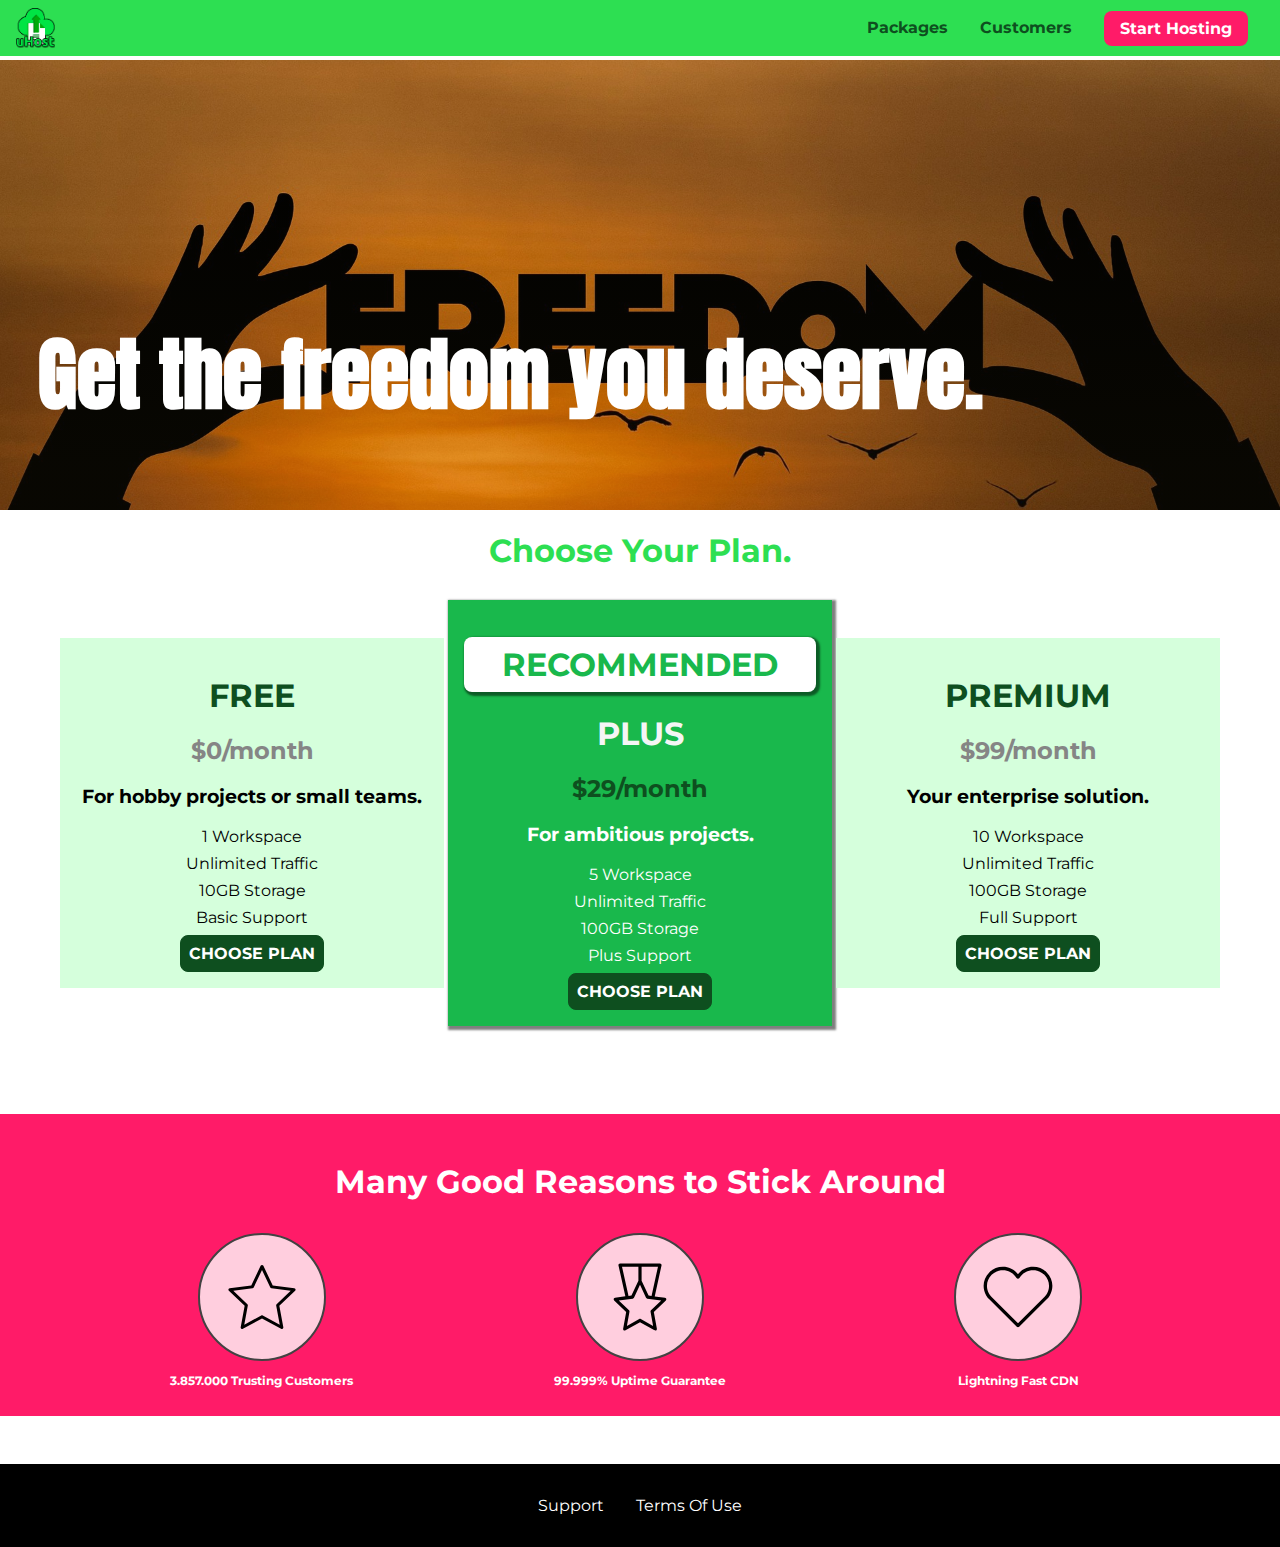
<file: index.html>
<html lang="en">

<head>
    <meta charest="UTF-8">
    <meta http-equiv="X-UA-Compatible" content="ie=edge">
    <meta name="viewport" content="width=device-width, initial-scale=1.0">
    <title>uHost</title>
    <link rel="shortcut icon" href="images/favicon.png">
    <link rel="stylesheet" href="shared.css">
    <link rel="stylesheet" href="main.css">
</head>

<body>
    <div class="backdrop"></div>
    <div class="modal">
        <h1 class="modal__title">Do you want to continue?</h1>
        <div class="modal__actions">
            <a href="start-hosting/index.html" class="modal_action">Yes!</a>
            <button class="modal__action modal__action--negative" type="button">No!</button>
        </div>
    </div>
    <header class="main-header">
        <div>
            <button class="toggle-button">
                <span class="toggle-button__bar"></span>
                <span class="toggle-button__bar"></span>
                <span class="toggle-button__bar"></span>
            </button>
            <a href="index.html" class="main-header__brand">
                <img src="images/uhost-icon.png" alt="uHost - Your favorite hosting company">
            </a>
        </div>
        <nav class="main-nav">
            <ul class="main-nav_items">
                <li class="main-nav_item">
                    <a href="packages/index.html">Packages</a>
                </li>
                <li class="main-nav_item">
                    <a href="customers/index.html">Customers</a>

                </li>
                <li class="main-nav_item main-nav_item--cta">
                    <a href="start-hosting/index.html">Start Hosting</a>
                </li>
            </ul>
        </nav>
    </header>
    <nav class="mobile-nav">
        <ul class="mobile-nav__items">
            <li class="mobile-nav__item">
                <a href="packages/index.html">Packages</a>
            </li>
            <li class="mobile-nav__item">
                <a href="customers/index.html">Customers</a>

            </li>
            <li class="mobile-nav__item mobile-nav__item--cta">
                <a href="start-hosting/index.html">Start Hosting</a>
            </li>
        </ul>
    </nav>
    <main>
        <section id="product-overview">
            <h1 class="first-section-title">Get the freedom you deserve.</h1>
        </section>
        <section id="plans">
            <h1 class="section-title">Choose Your Plan.</h1>
            <div class="plan_list">
                <article class="plan">
                    <h1 class="plan__title">FREE</h1>
                    <h2 class="plan__price">$0/month</h2>
                    <h3>For hobby projects or small teams.</h3>
                    <ul class="plan__features">
                        <li class="plan__feature">1 Workspace</li>
                        <li class="plan__feature">Unlimited Traffic</li>
                        <li class="plan__feature">10GB Storage</li>
                        <li class="plan__feature">Basic Support</li>
                    </ul>
                    <div>
                        <button class="button">CHOOSE PLAN</button>
                    </div>
                </article>
                <article class="plan plan--highlighted">
                    <h1 class="plan__annotation">RECOMMENDED</h1>
                    <h1 class="plan__title">PLUS</h1>
                    <h2 class="plan__price">$29/month</h2>
                    <h3>For ambitious projects.</h3>
                    <ul class="plan__features">
                        <li class="plan__feature">5 Workspace</li>
                        <li class="plan__feature">Unlimited Traffic</li>
                        <li class="plan__feature">100GB Storage</li>
                        <li class="plan__feature">Plus Support</li>
                    </ul>
                    <div>
                        <button class="button">CHOOSE PLAN</button>
                    </div>
                </article>
                <article class="plan">
                    <h1 class="plan__title">PREMIUM</h1>
                    <h2 class="plan__price">$99/month</h2>
                    <h3>Your enterprise solution.</h3>
                    <ul class="plan__features">
                        <li class="plan__feature">10 Workspace</li>
                        <li class="plan__feature">Unlimited Traffic</li>
                        <li class="plan__feature">100GB Storage</li>
                        <li class="plan__feature">Full Support</li>
                    </ul>
                    <div>
                        <button class="button">CHOOSE PLAN</button>
                    </div>
                </article>
            </div>
        </section>
        <section id="key-features">
            <h1 class="section-title">Many Good Reasons to Stick Around</h1>
            <ul class="key-feature__list">
                <li class="key-feature">
                    <div class="key-feature__image">
                        <svg class="svg-icon" viewBox="0 0 20 20">
                            <path
                                d="M17.684,7.925l-5.131-0.67L10.329,2.57c-0.131-0.275-0.527-0.275-0.658,0L7.447,7.255l-5.131,0.67C2.014,7.964,1.892,8.333,2.113,8.54l3.76,3.568L4.924,17.21c-0.056,0.297,0.261,0.525,0.533,0.379L10,15.109l4.543,2.479c0.273,0.153,0.587-0.089,0.533-0.379l-0.949-5.103l3.76-3.568C18.108,8.333,17.986,7.964,17.684,7.925 M13.481,11.723c-0.089,0.083-0.129,0.205-0.105,0.324l0.848,4.547l-4.047-2.208c-0.055-0.03-0.116-0.045-0.176-0.045s-0.122,0.015-0.176,0.045l-4.047,2.208l0.847-4.547c0.023-0.119-0.016-0.241-0.105-0.324L3.162,8.54L7.74,7.941c0.124-0.016,0.229-0.093,0.282-0.203L10,3.568l1.978,4.17c0.053,0.11,0.158,0.187,0.282,0.203l4.578,0.598L13.481,11.723z">
                            </path>
                        </svg>
                    </div>
                    <p class="key-feature__description">3.857.000 Trusting Customers</p>
                </li>
                <li class="key-feature">
                    <div class="key-feature__image">
                        <svg class="svg-icon" viewBox="0 0 20 20">
                            <path
                                d="M15.94,10.179l-2.437-0.325l1.62-7.379c0.047-0.235-0.132-0.458-0.372-0.458H5.25c-0.241,0-0.42,0.223-0.373,0.458l1.634,7.376L4.06,10.179c-0.312,0.041-0.446,0.425-0.214,0.649l2.864,2.759l-0.724,3.947c-0.058,0.315,0.277,0.554,0.559,0.401l3.457-1.916l3.456,1.916c-0.419-0.238,0.56,0.439,0.56-0.401l-0.725-3.947l2.863-2.759C16.388,10.604,16.254,10.22,15.94,10.179M10.381,2.778h3.902l-1.536,6.977L12.036,9.66l-1.655-3.546V2.778z M5.717,2.778h3.903v3.335L7.965,9.66L7.268,9.753L5.717,2.778zM12.618,13.182c-0.092,0.088-0.134,0.217-0.11,0.343l0.615,3.356l-2.938-1.629c-0.057-0.03-0.122-0.048-0.184-0.048c-0.063,0-0.128,0.018-0.185,0.048l-2.938,1.629l0.616-3.356c0.022-0.126-0.019-0.255-0.11-0.343l-2.441-2.354l3.329-0.441c0.128-0.017,0.24-0.099,0.295-0.215l1.435-3.073l1.435,3.073c0.055,0.116,0.167,0.198,0.294,0.215l3.329,0.441L12.618,13.182z">
                            </path>
                        </svg>
                    </div>
                    <p class="key-feature__description">99.999% Uptime Guarantee</p>
                </li>
                <li class="key-feature">
                    <div class="key-feature__image">
                        <svg class="svg-icon" viewBox="0 0 20 20">
                            <path
                                d="M9.719,17.073l-6.562-6.51c-0.27-0.268-0.504-0.567-0.696-0.888C1.385,7.89,1.67,5.613,3.155,4.14c0.864-0.856,2.012-1.329,3.233-1.329c1.924,0,3.115,1.12,3.612,1.752c0.499-0.634,1.689-1.752,3.612-1.752c1.221,0,2.369,0.472,3.233,1.329c1.484,1.473,1.771,3.75,0.693,5.537c-0.19,0.32-0.425,0.618-0.695,0.887l-6.562,6.51C10.125,17.229,9.875,17.229,9.719,17.073 M6.388,3.61C5.379,3.61,4.431,4,3.717,4.707C2.495,5.92,2.259,7.794,3.145,9.265c0.158,0.265,0.351,0.51,0.574,0.731L10,16.228l6.281-6.232c0.224-0.221,0.416-0.466,0.573-0.729c0.887-1.472,0.651-3.346-0.571-4.56C15.57,4,14.621,3.61,13.612,3.61c-1.43,0-2.639,0.786-3.268,1.863c-0.154,0.264-0.536,0.264-0.69,0C9.029,4.397,7.82,3.61,6.388,3.61">
                            </path>
                        </svg>
                    </div>
                    <p class="key-feature__description">Lightning Fast CDN</p>
                </li>
            </ul>
        </section>
    </main>
    <footer class="main-footer">
        <nav>
            <ul class="main-footer__links">
                <li class="main-footer__link">
                    <a href="#">Support</a>
                </li>
                <li class="main-footer__link">
                    <a href="#">Terms Of Use</a>
                </li>
            </ul>
        </nav>
    </footer>
    <script src="shared.js"></script>
</body>

</html>
</file>
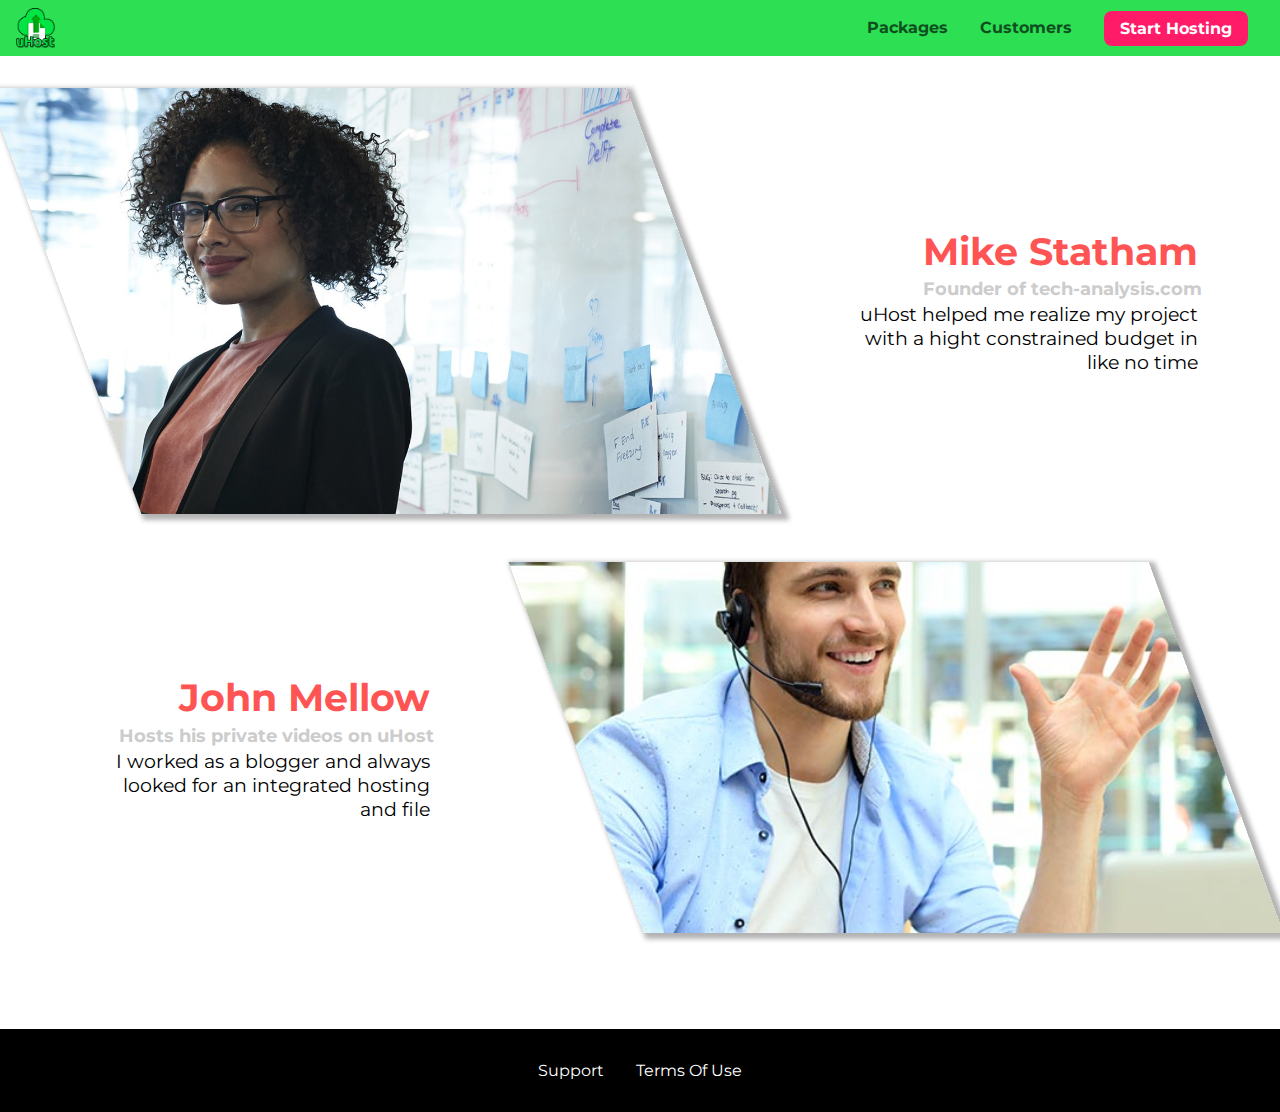
<file: customers/index.html>
<html lang="en">

<head>
    <meta charest="UTF-8">
    <meta http-equiv="X-UA-Compatible" content="ie=edge">
    <title>uHost - Customers</title>
    <link rel="shortcut icon" href="../images/favicon.png">
    <link rel="stylesheet" href="../shared.css">
    <link rel="stylesheet" href="customers.css">
</head>

<body>
    <div class="backdrop"></div>
    <header class="main-header">
        <div>
            <button class="toggle-button">
                <span class="toggle-button__bar"></span>
                <span class="toggle-button__bar"></span>
                <span class="toggle-button__bar"></span>
            </button>
            <a href="../index.html" class="main-header__brand">
                <img src="../images/uhost-icon.png" alt="uHost - Your favorite hosting company">
            </a>
        </div>
        <nav class="main-nav">
            <ul class="main-nav_items">
                <li class="main-nav_item">
                    <a href="../packages/index.html">Packages</a>
                </li>
                <li class="main-nav_item">
                    <a href="index.html">Customers</a>

                </li>
                <li class="main-nav_item main-nav_item--cta">
                    <a href="../start-hosting/index.html">Start Hosting</a>
                </li>
            </ul>
        </nav>
    </header>
    <nav class="mobile-nav">
        <ul class="mobile-nav__items">
            <li class="mobile-nav__item">
                <a href="../packages/index.html">Packages</a>
            </li>
            <li class="mobile-nav__item">
                <a href="../customers/index.html">Customers</a>

            </li>
            <li class="mobile-nav__item mobile-nav__item--cta">
                <a href="../start-hosting/index.html">Start Hosting</a>
            </li>
        </ul>
    </nav>
    <main>
        <div>
            <div class="testimonial" id="customer-1">
                <div class="testimonial_image-container">
                    <img src="../images/customar1.jpg" alt="Mike Stathm - Customer" class="testimonial_image">
                </div>
                <div class="testimonial_info">
                    <h1 class="testimonial_name"> Mike Statham </h1>
                    <h2 class="testimonial_subtitle">Founder of
                        <a href="tech-analysis.com">tech-analysis.com</a>
                    </h2>
                    <p class="testimonial_text">uHost helped me realize my project with a hight constrained budget in
                        like no time</p>
                </div>
            </div>
            <div class="testimonial" id="customer-2">
                <div class="testimonial_info">
                    <h1 class="testimonial_name"> John Mellow </h1>
                    <h2 class="testimonial_subtitle">Hosts his private videos on uHost
                    </h2>
                    <p class="testimonial_text">I worked as a blogger and always looked for an integrated hosting and
                        file</p>
                </div>
                <div class="testimonial_image-container">
                    <img src="../images/customar2.jpg" alt="John Mellow - Customer" class="testimonial_image">
                </div>
            </div>
        </div>
    </main>
    <footer class="main-footer">
        <nav>
            <ul class="main-footer__links">
                <li class="main-footer__link">
                    <a href="#">Support</a>
                </li>
                <li class="main-footer__link">
                    <a href="#">Terms Of Use</a>
                </li>
            </ul>
        </nav>
    </footer>
    <script src="../shared.js"></script>
</body>

</html>
</file>
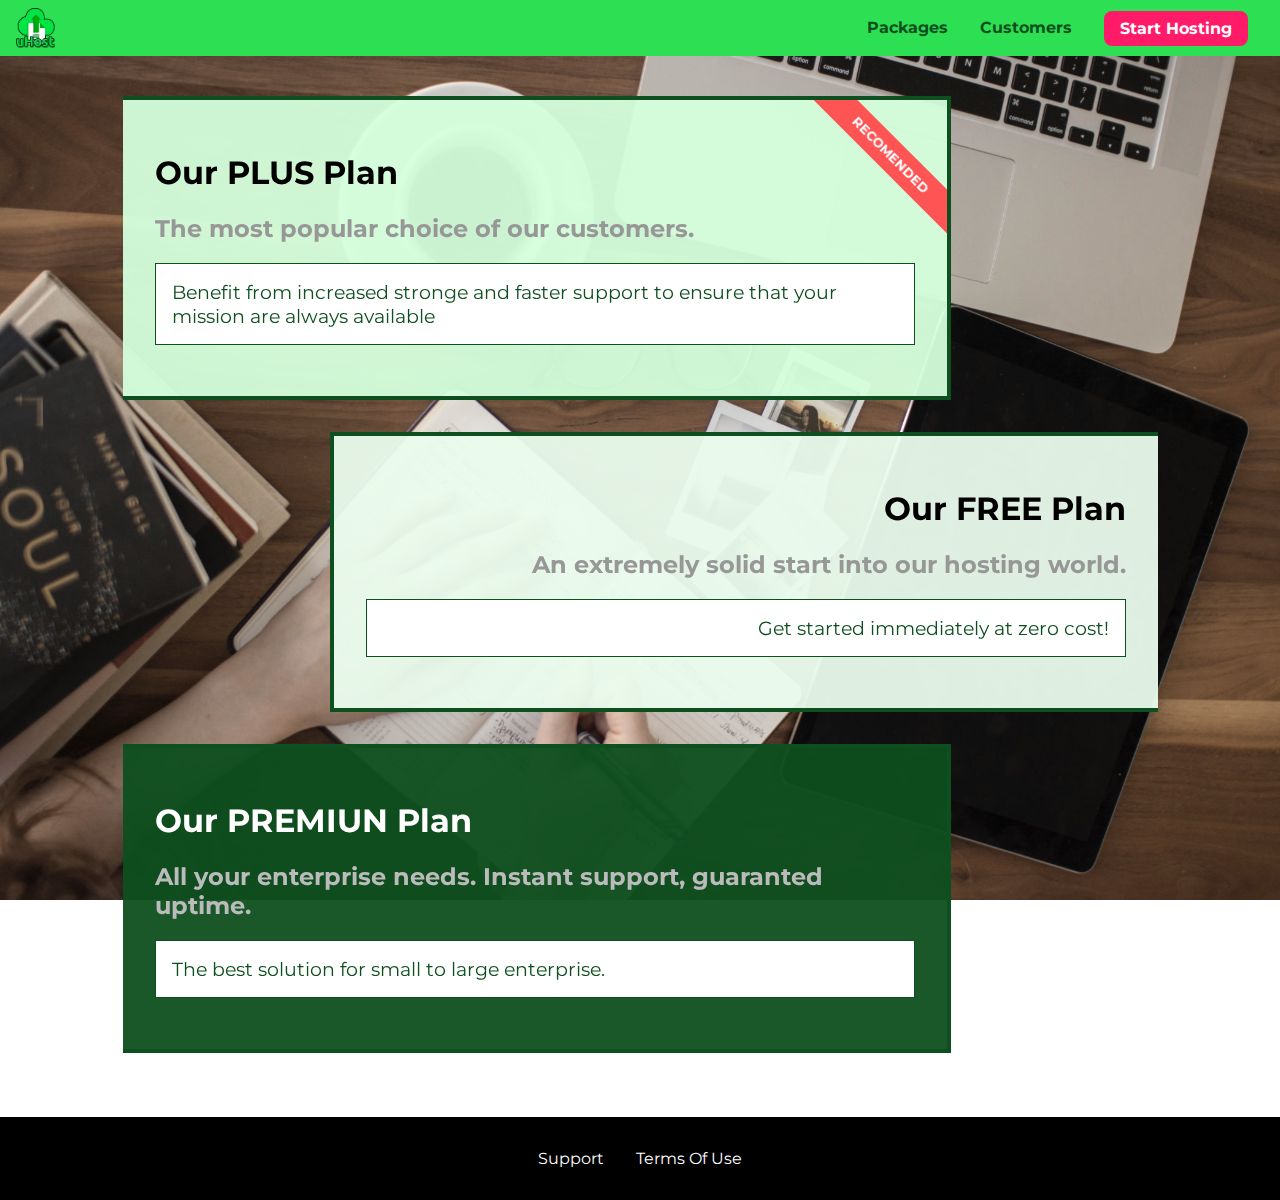
<file: packages/index.html>
<html lang="en">

<head>
    <meta charest="UTF-8">
    <meta http-equiv="X-UA-Compatible" content="ie=edge">
    <meta name="viewport" content="width=device-width, initial-scale=1.0">
    <title>uHost - Packages</title>
    <link rel="shortcut icon" href="../images/favicon.png">
    <link rel="stylesheet" href="../shared.css">
    <link rel="stylesheet" href="packages.css">
</head>

<body>
    <div class="backdrop"></div>
    <div class="background"></div>
    <header class="main-header">
        <div>
            <button class="toggle-button">
                <span class="toggle-button__bar"></span>
                <span class="toggle-button__bar"></span>
                <span class="toggle-button__bar"></span>
            </button>
            <a href="../index.html" class="main-header__brand">
                <img src="../images/uhost-icon.png" alt="uHost - Your favorite hosting company">
            </a>
        </div>
        <nav class="main-nav">
            <ul class="main-nav_items">
                <li class="main-nav_item">
                    <a href="index.html">Packages</a>
                </li>
                <li class="main-nav_item">
                    <a href="../customers/index.html">Customers</a>

                </li>
                <li class="main-nav_item main-nav_item--cta">
                    <a href="../start-hosting/index.html">Start Hosting</a>
                </li>
            </ul>
        </nav>
    </header>
    <nav class="mobile-nav">
        <ul class="mobile-nav__items">
            <li class="mobile-nav__item">
                <a href="../packages/index.html">Packages</a>
            </li>
            <li class="mobile-nav__item">
                <a href="../customers/index.html">Customers</a>

            </li>
            <li class="mobile-nav__item mobile-nav__item--cta">
                <a href="../start-hosting/index.html">Start Hosting</a>
            </li>
        </ul>
    </nav>
    <main>
        <section class="package" id="plus">
            <a href="#">
                <h1 class="package_title">Our PLUS Plan</h1>
                <h2 class="package_badge">RECOMENDED</h2>
                <h2 class="package_subtitle">The most popular choice of our customers.</h2>
                <p class="package_info">Benefit from increased stronge and faster support to ensure that your mission
                    are always available
                </p>
            </a>
        </section>
        <section class="package" id="free">
            <a href="#">
                <h1 class="package_title">Our FREE Plan</h1>
                <h2 class="package_subtitle">An extremely solid start into our hosting world.</h2>
                <p class="package_info">Get started immediately at zero cost!</p>
            </a>
        </section>

        <div class="clearfix"></div>
        <section class="package" id="premium">
            <a href="#">
                <h1 class="package_title">Our PREMIUN Plan</h1>
                <h2 class="package_subtitle">All your enterprise needs. Instant support, guaranted uptime.</h2>
                <p class="package_info">The best solution for small to large enterprise.</p>
            </a>
        </section>
    </main>
    <footer class="main-footer">
        <nav>
            <ul class="main-footer__links">
                <li class="main-footer__link">
                    <a href="#">Support</a>
                </li>
                <li class="main-footer__link">
                    <a href="#">Terms Of Use</a>
                </li>
            </ul>
        </nav>
    </footer>
    <script src="../shared.js"></script>
</body>

</html>
</file>
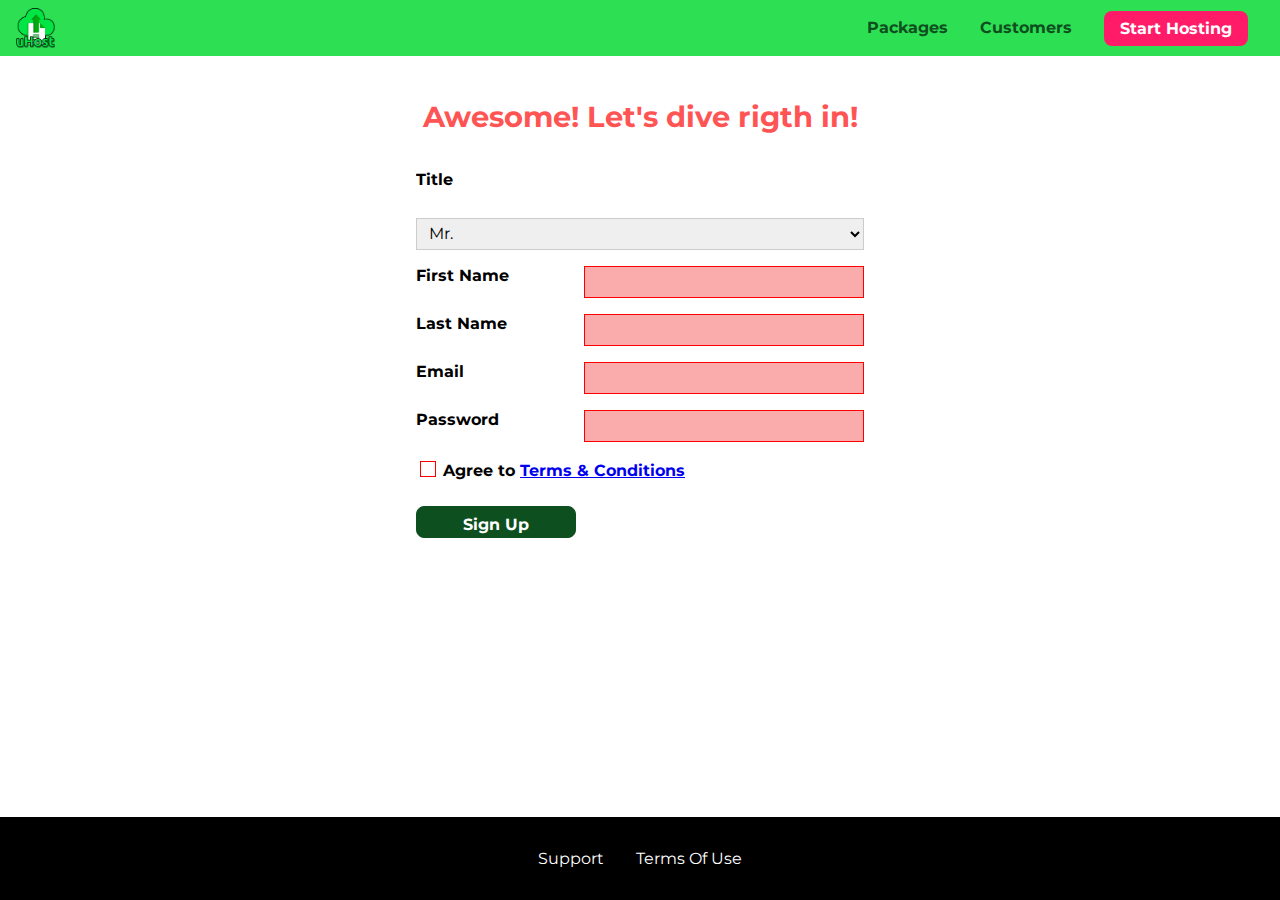
<file: start-hosting/index.html>
<html lang="en">

<head>
    <meta charest="UTF-8">
    <meta http-equiv="X-UA-Compatible" content="ie=edge">
    <meta name="viewport" content="width=device-width, initial-scale=1.0">
    <link rel="preconnect" href="https://fonts.googleapis.com">
    <link rel="preconnect" href="https://fonts.gstatic.com" crossorigin>
    <link href="https://fonts.googleapis.com/css2?family=Roboto:ital,wght@0,100;1,100&display=swap" rel="stylesheet">
    <title>uHost Signup</title>
    <link rel="shortcut icon" href="../images/favicon.png">
    <link rel="stylesheet" href="../shared.css">
    <link rel="stylesheet" href="start-hosting.css">
</head>

<body>
    <div class="backdrop"></div>
    <header class="main-header">
        <div>
            <button class="toggle-button">
                <span class="toggle-button__bar"></span>
                <span class="toggle-button__bar"></span>
                <span class="toggle-button__bar"></span>
            </button>
            <a href="../index.html" class="main-header__brand">
                <img src="../images/uhost-icon.png" alt="uHost - Your favorite hosting company">
            </a>
        </div>
        <nav class="main-nav">
            <ul class="main-nav_items">
                <li class="main-nav_item">
                    <a href="../packages/index.html">Packages</a>
                </li>
                <li class="main-nav_item">
                    <a href="../customers/index.html">Customers</a>

                </li>
                <li class="main-nav_item main-nav_item--cta">
                    <a href="start-hosting/index.html">Start Hosting</a>
                </li>
            </ul>
        </nav>
    </header>
    <nav class="mobile-nav">
        <ul class="mobile-nav__items">
            <li class="mobile-nav__item">
                <a href="../packages/index.html">Packages</a>
            </li>
            <li class="mobile-nav__item">
                <a href="../customers/index.html">Customers</a>

            </li>
            <li class="mobile-nav__item mobile-nav__item--cta">
                <a href="index.html">Start Hosting</a>
            </li>
        </ul>
    </nav>
    <main class="signup-page">
        <h1 class="signup-title">Awesome! Let's dive rigth in!</h1>
        <form action="insert.php" method="post" class="signup-form">
                <label for="title">Title</label>
                 <select id="title">
                     <option value="mr">Mr.</option>
                     <option value="ms">Ms.</option>
                 </select>
            
            <label for="first_name">First Name</label>
            <input type="text" name="first_name" id="first_name" required>
            <label for="last_name">Last Name</label>
            <input type="text" name="last_name" id="last_name" required>
            <label for="email">Email</label>
            <input type="email" name="email" id="email" required>
            <label for="password">Password</label>
            <input type="password" name="password" id="password" required>
                <div class="signup-form__checkbox">
                    <input type="checkbox" name="checkbox" id="agree-terms" required>
                    <label for="agree-terms">Agree to
                        <a href="#">Terms &amp; Conditions</a>
                    </label>
                </div>
            <button type="submit" name="submit" class="button">Sign Up</button>
        </form>
    </main>
    <footer class="main-footer">
        <nav>
            <ul class="main-footer__links">
                <li class="main-footer__link">
                    <a href="#">Support</a>
                </li>
                <li class="main-footer__link">
                    <a href="#">Terms Of Use</a>
                </li>
            </ul>
        </nav>
    </footer>
    <script src="../shared.js"></script>
</body>

</html>
</file>
<file: shared.css>
@import url('https://fonts.googleapis.com/css?family=Roboto:100,400,900');
@import url('https://fonts.googleapis.com/css?family=Anton');
@import url('https://fonts.googleapis.com/css?family=Montserrat:400,700');

:root {
    --dark-green: #0e4f1f;
    --highlight-color: #ff1b68;

}

* {
    box-sizing: border-box;
}

html {
    height: 100%;
}

body {
    font-family: 'Montserrat', sans-serif;
    margin: 0;
    display: grid;
    grid-template-rows: auto auto fit-content(8rem);
    grid-template-areas: "header"
                         "main"
                         "footer";
    /* padding-top: 3.5rem; */
    height: 100%;
}

.main {
    /* min-height: calc(100vh - 3.5rem - 8rem); */
    /* margin-top: 3.5rem; */
    /* grid-row: 2 / 3; */
    grid-area: main;
}

.backdrop {
    position: fixed;
    display: none;
    opacity: 0;
    top: 0;
    left: 0;
    z-index: 100;
    width: 100vw;
    height: 100vh;
    background: rgba(0, 0, 0, 0.5);
    transition: opacity 0.2s linear ;
}
.main-header{
    width: 100%;
    position: fixed;
    background: #2ddf52;
    padding: 0.5rem 1rem;
    top: 0;
    left: 0;
    z-index: 1;
    display: -webkit-box;
    display: -ms-flexbox;
    display: -webkit-flex;
    display: flex;
    align-items: center;
    justify-content: space-between;

}
.main-header > div {
    display: inline-block;
    vertical-align: middle;
}

.toggle-button {
    width: 3rem;
    background: transparent;
    border: none;
    cursor: pointer;
    padding-top: 0;
    padding-bottom: 0;
    vertical-align: middle;
}

.toggle-button:focus {
    outline: none;
}

.toggle-button__bar {
    width: 100%;
    height: 0.2rem;
    background: black;
    display: block;
    margin: 0.6rem 0;
}

.main-header__brand {
    color: var(--dark-green);
    text-decoration: none;
    font-weight: bold;
    /* font-size: 1.5rem; */
    /* height: 2.5rem; */
    /* width: 20px; */
    /* display: inline-block;
    vertical-align: middle; */
}

.main-header__brand img {
    height: 2.5rem;
      /* width: 20px; */
    vertical-align: middle;
}

.main-nav {
    display: none;
   /* text-align: right;
    width: calc(100% - 44px);
    vertical-align: middle; */
}

.main-nav_items {
   margin: 0;
   padding: 0;
   list-style: none;
   display: flex;
}

.main-nav_item {
    margin: 0 1rem;
}

.main-nav_item a,
.mobile-nav__item a {
    text-decoration: none;
    color: var(--dark-green);
    font-weight: bold;
    padding: 0.2rem 0;
}

.main-nav_item a:hover ,
.main-nav_item a:active {
    color: white;
    border-bottom: 5px solid white;
}

.main-nav_item--cta {
    animation: wiggle 400ms 3s 8 ease-out none;
}

.main-nav_item--cta a,
.mobile-nav__item--cta a {
    color: white;
    background: var(--highlight-color);
    padding: 0.5rem 1rem;
    border-radius: 8px;
}

.main-nav_item--cta a:hover,
.main-nav_item--cta a:active,
.mobile-nav__item--cta a:hover,
.mobile-nav__item--cta a:active {
    color: var(--highlight-color);
    background: white;
    border: none;
}

@media (min-width: 40rem) {
    .toggle-button {
        display: none;
    }

    .main-nav {
        display: flex;
    }

}

.main-footer {
    background: black;
    padding: 2rem;
    margin-top: 3rem;
    /* grid-row: 3 / 4; */
    grid-area: footer;
}

.main-footer__links {
    list-style: none;
    margin: 0;
    padding: 0;
    display: flex;
    flex-direction: column;
    align-items: center;
}

.main-footer__link{
    /* display: inline-block; */
    margin: 0.5rem 0;
}

.main-footer__link a {
    color: white;
    text-decoration: none;
}

.main-footer__link a:hover,
.main-footer__link a:active{
    color: #ccc;
}

.mobile-nav {
    display: none;
    position: fixed;
    z-index: 101;
    top: 0;
    left: 0;
    background: white;
    width: 80%;
    height: 100vh;
}

.mobile-nav__items {
    width: 90%;
    height: 100%;
    list-style: none;
    margin: 10% auto;
    padding: 0;
    display: flex;
    flex-direction: column;
    justify-content: center;
    align-items: center;
}

.mobile-nav__item {
    margin: 1rem 0;
}

.mobile-nav__item a {
    font-size: 1.5rem;
}

.button {
    background: var(--dark-green);
    color: white;
    font: inherit;
    border: 1.5px solid var(--dark-green);
    padding: 8px;
    border-radius: 8px;
    font-weight: bold;
    cursor: pointer;
}

.button:hover,
.button:active {
    background: white;
    color: var(--dark-green);
}

.button:focus {
    outline: none;
}

.button[disabled] {
    cursor: not-allowed;
    border: #a1a1a1;
    background: #ccc;
    color: #a1a1a1;

}
.open {
    display: block !important;
    opacity: 1 !important;
    transform: translateY(0) !important;
}

@media(min-width:40rem) {
    .main-footer__link {
        margin: 0 1rem;
    }

    .main-footer__links {
        flex-direction: row;
        justify-content: center;
    }
}

@keyframes wiggle {
    /* from {
        transform: rotateZ(-10deg);
    }
    to {
        transform: rotateZ(10deg);
    } */

    0% {
        transform: rotateZ(-0);
    }
    50% {
        transform: rotateZ(-10deg);
    }
    100% {
        transform: rotateZ(10deg);
    }
}
</file>
<file: main.css>
* {
    box-sizing: border-box;
}
body{
    font-family: 'Montserrat', sans-serif;
    margin: 0;
}

#product-overview{
     background: linear-gradient(to top, rgba(80, 68, 18, 0.1) 10%, transparent),
      url("images/freedom.jpg") center/cover no-repeat border-box padding-box,
      #ff1b68;
   /* background-size: cover;
    background-position: center; 
    background-repeat: no-repeat;
    background-origin: border-box;
    background-clip: padding-box;*/
    /* background-image: linear-gradient(180deg , green 70%, red 60%); */
    /* background-image: radial-gradient(ellipse closest-corner at 20% 50%, red, blue 70%, green); */
    width: 100vw;
    height: 33vh;
    /* padding: 10px;     */
    margin-top: 3.75rem;
    position: relative;
}

.section-title{
    color: #2ddf52;
    text-align: center;
}

#product-overview h1{
    color: white;
    font-family: 'Anton', sans-serif;
    position: absolute;
    bottom: 5%;
    left: 3%;
    font-size: 1.6rem;
}

@media (min-width: 40rem) and (min-height: 40rem) {
    #product-overview {
        height: 40vh;
        background-position: 50% 25%;
    }

    #product-overview h1 {
        font-size: 3rem;
    }
}

@media (min-width: 60rem) {
    #product-overview {
        height: 50vh;
        background-position: 50% 25%;
    }

    #product-overview h1 {
        font-size: 5rem;
    }
}

.plan{
    background: #d5ffdc;
    text-align: center;
    padding: 1rem;
    margin: 0.5rem 0;
    width: 100%;
}

.plan--highlighted {
    background: #19b84c;
    color: white;
    /* box-shadow: 2px 2px 2px 2px rgba(0, 0, 0, 0.5); */
}

.plan__annotation {
    background: white;
    color: #19b84c;
    padding: 0.5rem;
    box-shadow: 2px 2px 2px 2px rgba(0, 0, 0, 0.5);
    border-radius: 8px;
}

.plan__title {
    color: #0e4f1f;
}

.plan__price {
    color: #858585;
}

.plan--highlighted .plan__title {
    color: whitesmoke;
}

.plan--highlighted .plan__price {
    color: #0e4f1f;
}

.plan__features {
    list-style: none;
    margin: 0;
    padding: 0;
}

.plan__feature {
    margin: 8px 0;
}

@media (min-width: 40rem) and (orientation: landscape) {
    .plan_list {
        width: 100%;
        text-align: center;
    }

    .plan {
        display: inline-block;
        width: 30%;
        vertical-align: middle;
        min-width: 13rem;
        max-width: 25rem;
    }

    .plan--highlighted {
        box-shadow: 2px 2px 2px 2px rgba(0, 0, 0, 0.5);
    }
}

#key-features {
    background: #ff1b68;
    margin-top: 5rem;
    padding: 1rem;
}

#key-features .section-title {
    color: white;
    margin: 32px;
}

.key-feature__list {
    list-style: none;
    margin: 0;
    padding: 0;
    text-align: center;
}

.key-feature__description {
    text-align: center;
    font-weight: bold;
    color: white;
    font-size: 12px;
}

@media (min-width: 40rem) {
    .key-feature {
        display: inline-block;
        width: 30%;
        max-width: 25rem;
        vertical-align: top;
    
    }
}

.key-feature__image {
    background: #ffcede;
    width: 128px;
    height: 128px;
    border: 2px solid #424242;
    border-radius: 50%;
    margin: auto;
    padding: 20px;
}


.modal {
    position: fixed;
    /* display: none; */
    opacity: 0;
    transform: translateY(-3rem);
    transition: opacity 200ms ease-out, transform 500ms cubic-bezier(0.1, -0.6, 0.2, 0);
    z-index: 200;
    top: 20%;
    left: 30%;
    width: 40%;
    background: white;
    padding: 1rem;
    border: 1px solid #ccc;
    box-shadow: 1px 1px 1px rgba(0, 0, 0, 0.5);
}

.modal__title {
    text-align: center;
    margin: 0 0 1rem 0;
}

.modal__actions {
    text-align: center;
}

.modal__action {
    border: 1px solid #0e4f1f;
    background: #0e4f1f;
    text-decoration: none;
    color: white;
    font: inherit;
    padding: 0.5rem 1rem;
    cursor: pointer;
}

.modal__action:hover,
.modal__action:active {
    background: #2ddf5c;
    border-color: #2ddf5c;
}

.modal__action--negative {
    background: red;
    border-color: red;
}
</file>
<file: customers/customers.css>
main{
    padding-top: 2.5rem;
}

.testimonial {
    font-size: 1.2em;
    /* margin: 3rem 0; */
}

/* .testimonial_list {
    width: 80%;
    margin: auto;
} */

/* .testimonial:first-of-type{
    margin-top: 6rem;
} */

.testimonial_image-container {
    width: 60%;
    max-width: 40rem;
    /* display: inline-block; 
    vertical-align: middle;*/
    box-shadow: 3px 3px 5px 3px rgba(0, 0, 0, 0.3);
    transform: skew(20deg);
    overflow: hidden;
}

#customer-1:hover .testimonial_image-container {
    animation: flip-customer 1s ease-out forwards;
}

.testimonial_image {
    width: 100%;
    vertical-align: top;
    transform: skew(-20deg) scale(1.4);
}

.testimonial_info {
    text-align: right;
    padding: 0.9rem;
    /* display: inline-block; 
    vertical-align: middle;
    width: 30%;*/
}

#customer-2.testimonial {
    text-align: right;
}

#customer-2.testimonial_info {
    text-align: left;
}

.testimonial_name {
    margin: 0.2rem;
    color: #ff5454;
    font-size: 2em;
}

.testimonial_subtitle {
    margin: 0;
    font-size: 1.1rem;
    color: #ccc;
}

.testimonial_subtitle a {
    color: inherit;
    text-decoration: none;
}

.testimonial_subtitle a:hover,
.testimonial_subtitle a:active {
    color: #7a7a7a;
}

.testimonial_text {
    margin: 0.2rem;
}

@media (min-width: 40rem) {
    .testimonial {
        margin: 3rem auto;
        max-width: 1500px;
        display: flex;
        align-items: center;
        justify-content: space-around;
    }

    .testimonial_image-container {
        /* display: inline-block; 
        vertical-align: middle; */
        width: 66%;
    }

    .testimonial_info {
        /* display: inline-block; 
        vertical-align: middle; */
        width: 30%;
    }
}

@keyframes flip-customer {
    0% {
        transform: rotateY(0) skew(20deg);
    }
    50% {
        transform: rotateY(160deg) skew(20deg);
    }
    100% {
        transform: rotateY(360deg) skew(20deg);
    }
}
</file>
<file: packages/packages.css>
@font-face {
    font-family: "AnonymousPro";
    src: url("anonymousPro-Regular.ttf");
}

@font-face {
    font-family: "AnonymousPro";
    src: url("anonymousPro-Bold.ttf");
}

main {
    padding-top: 5rem;
}

.background {
    background: url("../images/plans_background.jpg") center/cover;
    filter: grayscale(40%);
    width: 100vw;
    height: 100vh;
    position: fixed;
    z-index: -1;

}
.package {
    width: 80%;
    margin: 1rem 0;
    border: 4px solid #0e4f1f;
    border-left: none;
    position: relative;
    overflow: hidden;
}

.package:hover,
.package:active {
    box-shadow: 2px 2px 4px rgba(0, 0, 0, 0.5);
    border-color: #ff5454;
}
.package a {
    text-decoration: none;
    color: inherit;
    display: block;
    padding: 2rem;
}

.package_badge {
     position: absolute;
     top: 0;
     right: 0;
     margin: 0;
     font-size: 0.8rem;
     color: white;
     background: #ff5454;
     padding: 0.5rem;
     transform: rotate(45deg) translate(3.5rem);
     transform-origin: center;
     width: 12rem;
     text-align: center;
}
.package_subtitle {
    color: #979797;
}

.package_info {
    padding: 1rem;
    border: 1px solid #0e4f1f;
    font-size: 1.2rem;
    color: #0e4f1f;
    background: white;
    /* font: 700 1.2rem "AnonymousPro", sans-serif; */
    /* font-family: "AnonymousPro", sans-serif; */
    /* font-weight: 700; */
    /* font: italic small-caps 700 1.2rem/2 "AnonymousPro", sans-serif; */
}

.clearfix {
    clear: both;
}

#plus {
    background: rgba(213, 255, 220, 0.95);
}

#free {
    background: rgba(234, 252, 237, 0.95);
    float: right;
    border-right: none;
    border-left: 4px solid #0e4f1f;
    text-align: right;
}

#free:hover,
#free:active {
    border-left-color:#ff5454 ;
}
#premium {
    background: rgba(14, 79, 31, 0.95);
}

#premium .package_title {
    color: white;
}

#premium .package_subtitle {
    color: #bbb;
}

@media (min-width: 40rem) {
    main {
        max-width: 1500px;
        margin-left: auto;
        margin-right: auto;
    }
}

@media (min-width: 1500px) {
    .package {
        border-left: 4px solid #0e4f1f;
    }

    #free {
        border-right: 4px solid #0e4f1f;
    }

    #free:hover,
    #free:active {
        border-right-color:#ff5454 ;
}
}
</file>
<file: start-hosting/start-hosting.css>
main{
    padding: 5rem;
}

.signup-title {
    text-align: center;
    font-size: 1.8rem;
    color: #ff5454;
}

.signup-form {
    padding: 1rem;
    display: grid;
    grid-auto-rows: 2rem;
    grid-row-gap: 0.5rem;
}

.signup-form label {
    font-weight: bold;
}

.signup-form label,
.signup-form input,
.signup-form select {
    display: block;
    width: 100%;
}

.signup-form input[id*="terms"],
.signup-form input[id*="terms"] + label {
    display: inline-block;
    width: auto;
    vertical-align: bottom;
}

.signup-form input:not([type="checkbox"]),
.signup-form select {
    border: 1px solid #ccc;
    padding: 0.2rem 0.5rem;
    font: inherit;
}

.signup-form input[type="checkbox"] {
    border: 1px solid #ccc;
    background: white;
    width: 1rem;
    height: 1rem;
    -webkit-appearance: none;
    -moz-appearance: none;
    appearance: none ;
}

.signup-form input[type="checkbox"]:checked{
    background: #2ddf5c;
    border: #0e4f1f;
}

.signup-form input.invalid,
.signup-form select.invalid,
.signup-form :invalid{
    border-color: red !important;
    background: #faacac;
}

.signup-form input:focus,
.signup-form select:focus {
    outline: none;
    background: #d9f3df;
    border-color: #2ddf5c;
}

.signup-form button[type="submit"] {
    display: block;
}

@media(min-width: 40rem){
    .signup-form {
        margin: auto;
        width: 30rem;
        grid-template-columns: 10rem auto;
        grid-row-gap: 1rem;
        grid-column-gap: 0.5rem;
    }

    .signup-form [id="title"] {
        grid-column: span 2;
    }
    .signup-form__checkbox {
        grid-column: span 2;
    }
}
</file>
